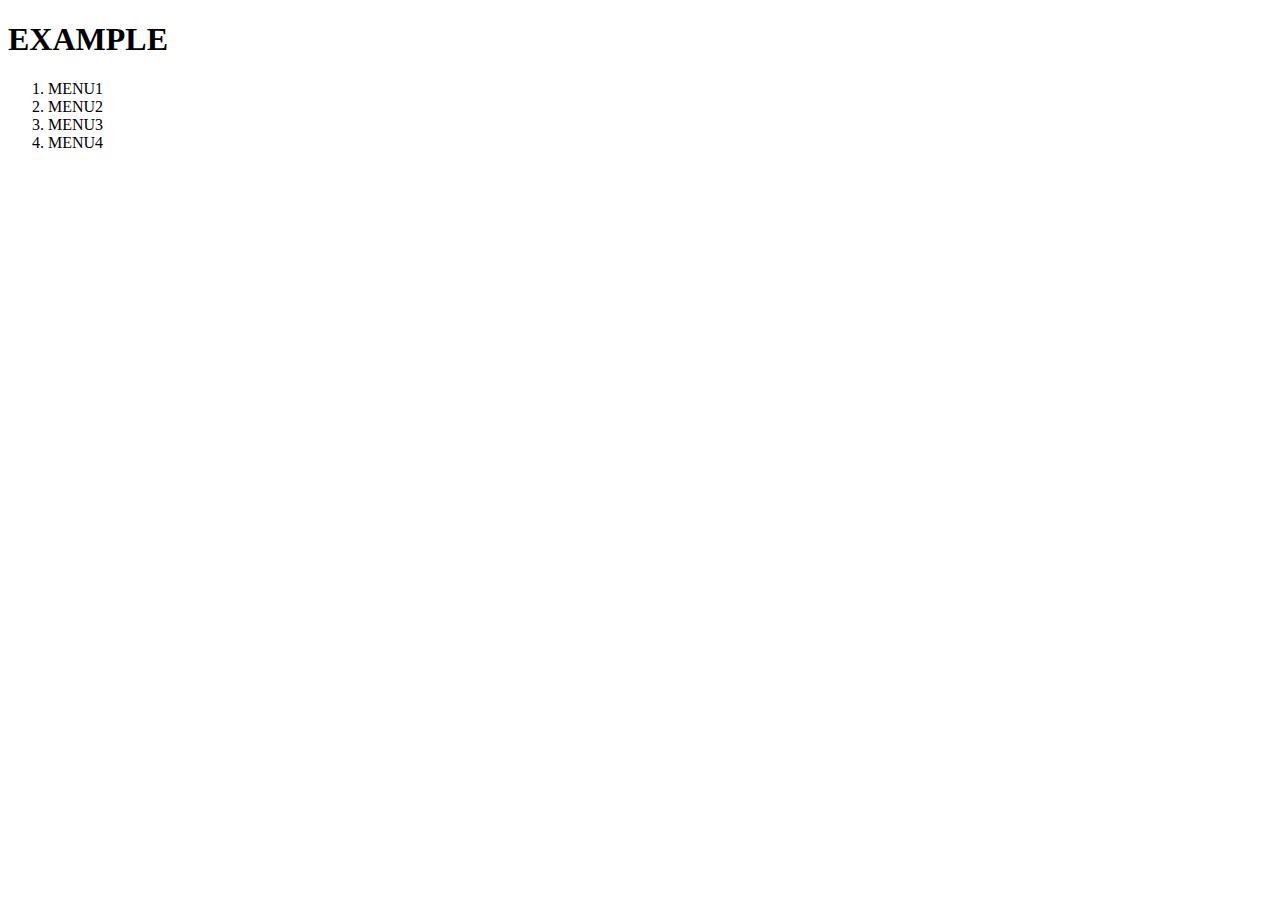
<file: htmlcss5/htmlcss5確認問題/index.html>
<!DOCTYPE html>
<html lang="ja">
    <head>
        <meta charset="UTF-8"/>
        <title></title>
    </head>

    <body>
        <header class="headline">
            <h1>EXAMPLE</h1>
            <nav class="nav">
                <ol class="list">
                    <li class="list-item">MENU1</li>
                    <li class="list-item">MENU2</li>
                    <li class="list-item">MENU3</li>
                    <li class="list-item">MENU4</li>
                </ol>
            </nav>
        </header>
    
    </body>

    <footer>

    </footer>
</html>
</file>
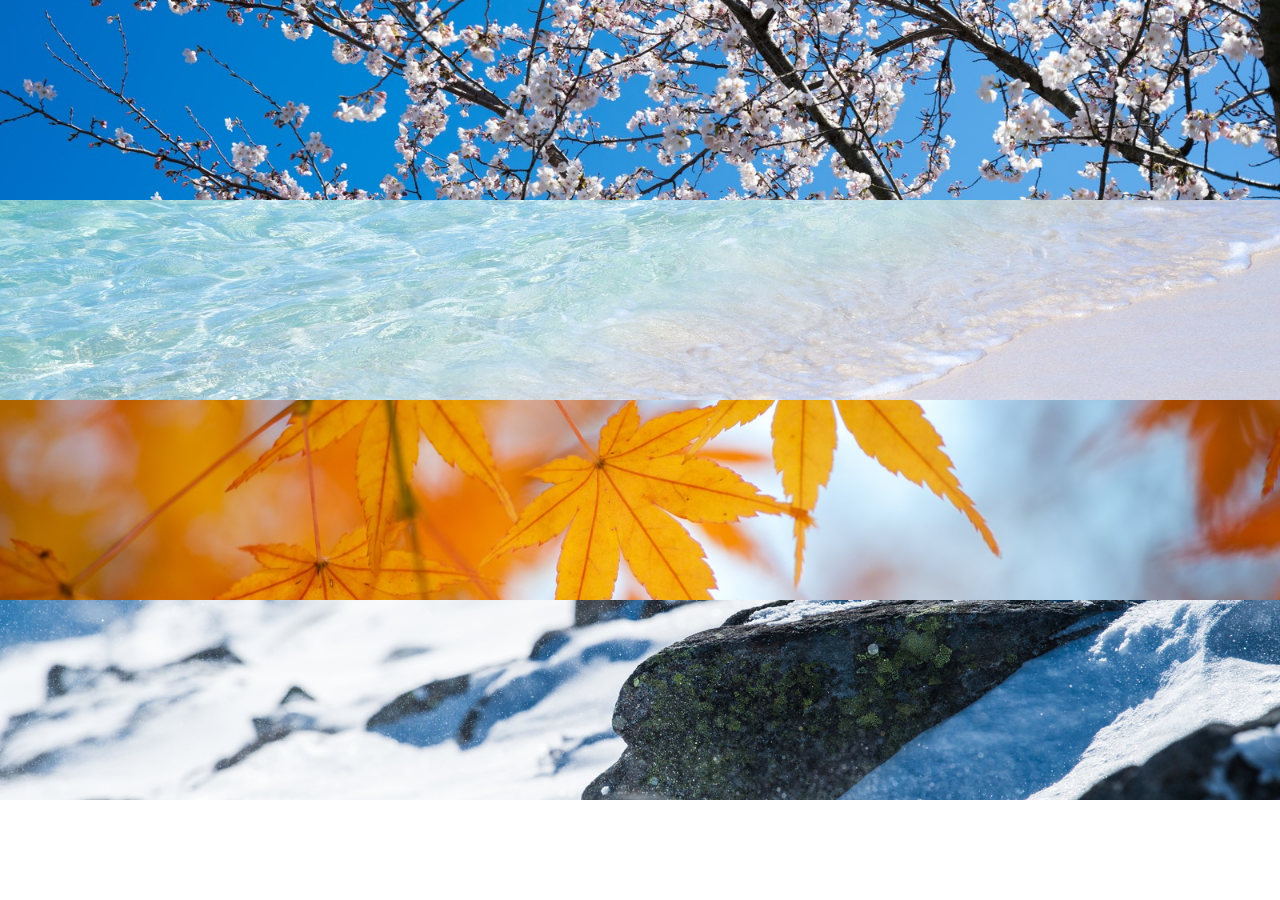
<file: htmlcss6/1-6演習問題/index.html>
<!DOCTYPE html>
<html lang="ja">
    <head>
        <meta charset="UTF-8">
        <title>６章演習問題</title>
        <link rel="stylesheet" href="style.css"/>
    </head>
    <body>
        <div class="box1"></div>
        <div class="box2"></div>
        <div class="box3"></div>
        <div class="box4"></div>
    </body>
</html>
</file>
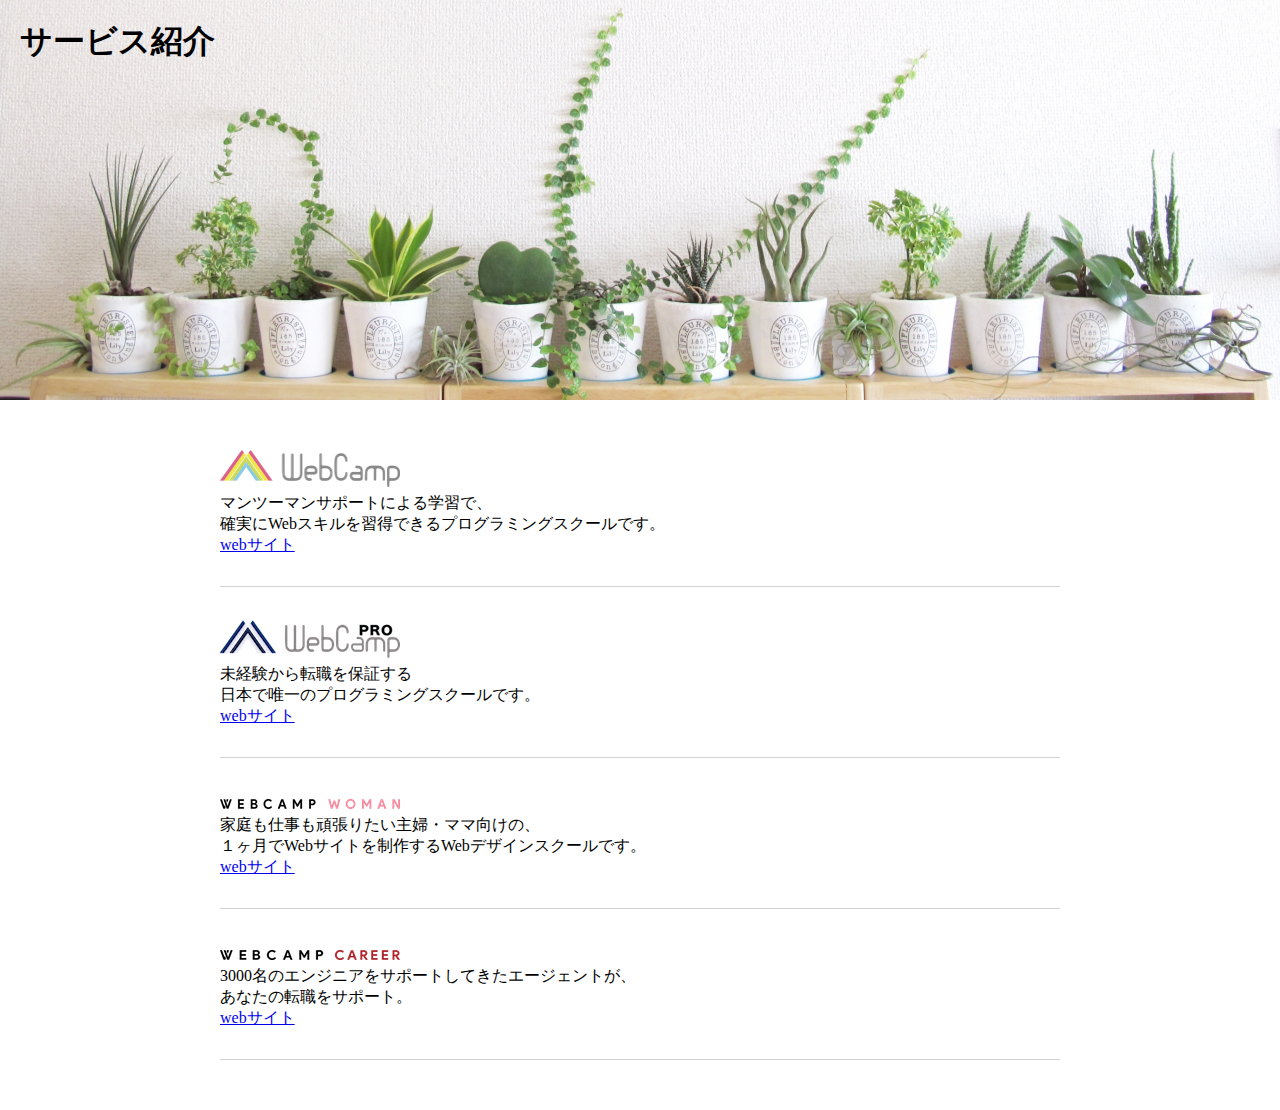
<file: htmlcss7/1-7演習問題/index.html>
<!DOCTYPE html>
<html lang="ja">
    <head>
        <meta charset="UTF-8">
        <title>7章 演習問題</title>
        <link rel="stylesheet" href="style.css">
    </head>

    <body>
      <section class="main-visual">
          <h1 class="headline">サービス紹介</h1>
      </section>
      <main>
        <section class="service1">
            <h2>
                <img src="img/wc-logo.png">
            </h2>
            <p>
            マンツーマンサポートによる学習で、<br>
            確実にWebスキルを習得できるプログラミングスクールです。
            </p>
            <a href="https://web-camp.io/">webサイト</a>
        </section>
        <section class="service2">
            <h2>
                <img src="img/wcp-logo.png">
            </h2>
            <p>
            未経験から転職を保証する<br>
            日本で唯一のプログラミングスクールです。
            </p>
            <a href="https://web-camp.io/pro/">webサイト</a>
        </section>
        <section class="service3">
            <h2>
                <img src="img/wcw-logo.png">
            </h2>
            <p>
            家庭も仕事も頑張りたい主婦・ママ向けの、<br>
            １ヶ月でWebサイトを制作するWebデザインスクールです。
            </p>
            <a href="https://web-camp.io/">webサイト</a>
        </section>
        <section class="service4">
            <h2>
                <img src="img/wcc-logo.png">
            </h2>
            <p>
            3000名のエンジニアをサポートしてきたエージェントが、<br>
            あなたの転職をサポート。
            </p>
            <a href="http://web-camp.io/career/">webサイト</a>
        </section>
      </main>
    </body>
</html>
</file>
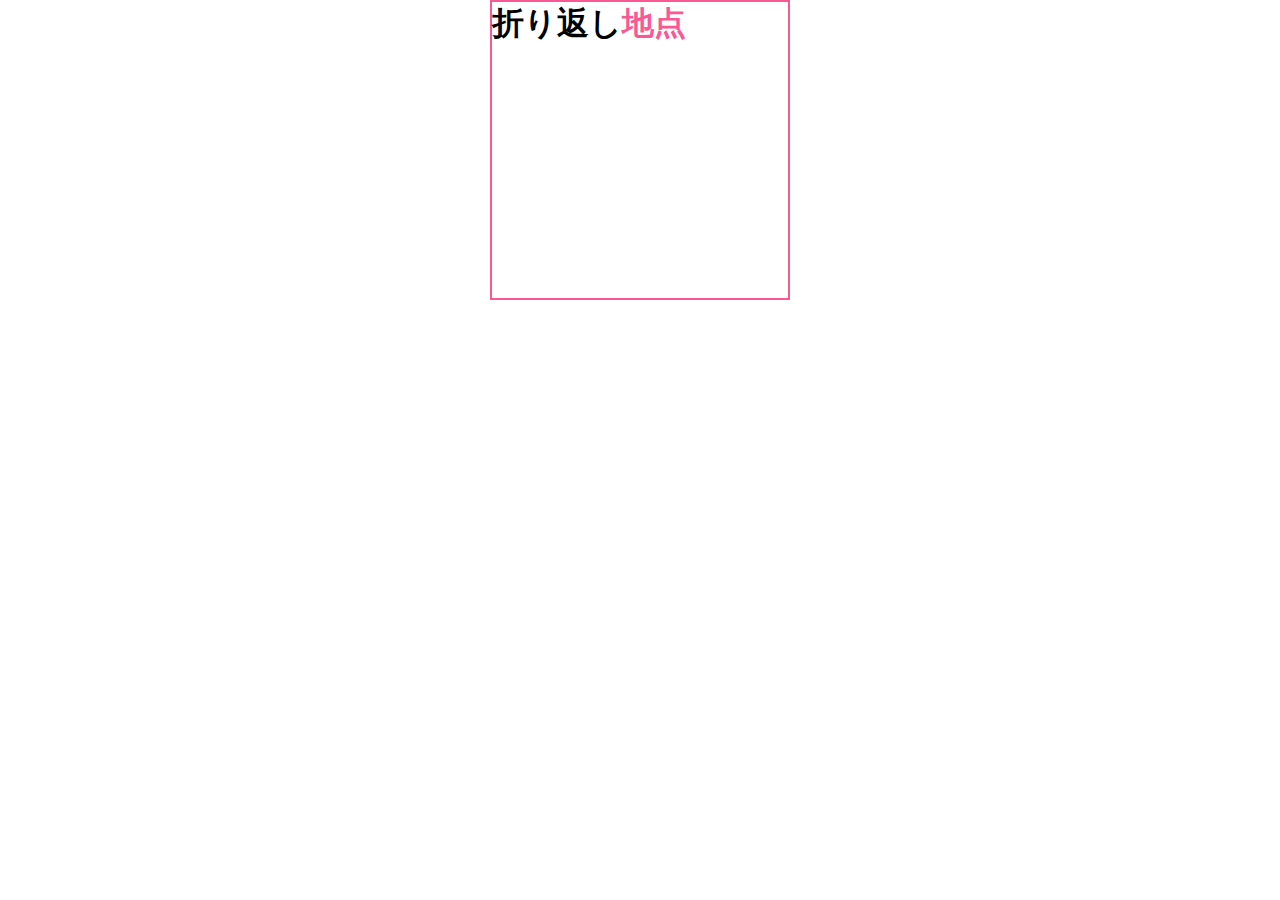
<file: htmlcss7/1-7確認問題/index.html>
<!DOCTYPE html>
<html lang="ja">
    <head>
        <meta charset="UTF-8">
        <title>７章確認問題</title>
        <link rel="stylesheet" href="style.css">
    </head>

    <body>
        <section>
            <h1>折り返し<span>地点</span></h1>
        </section>
    </body>
</html>
</file>
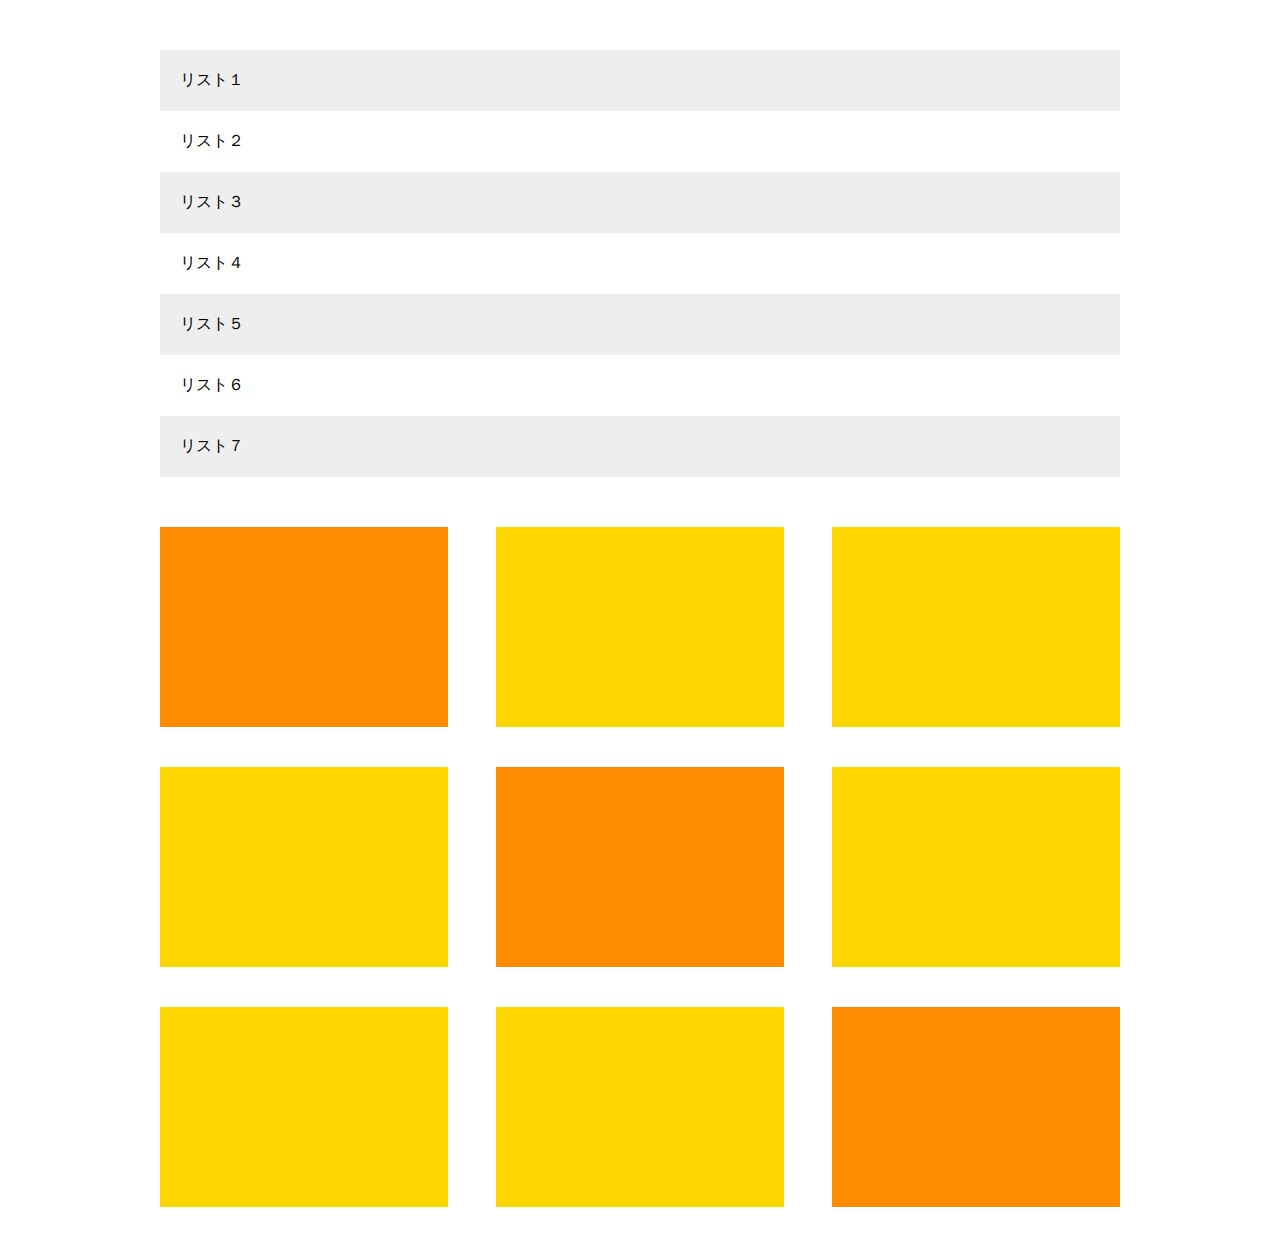
<file: htmlcss8/1-8演習問題/index.html>
<!DOCTYPE html>
<html lang="ja">
    <head>
        <meta charset="UTF-8">
        <title>８章演習問題</title>
        <link rel="stylesheet" href="style.css">
    </head>

    <body>
        <main>
            <ul class="item-list">
                <li class="item">リスト１</li>
                <li class="item">リスト２</li>
                <li class="item">リスト３</li>
                <li class="item">リスト４</li>
                <li class="item">リスト５</li>
                <li class="item">リスト６</li>
                <li class="item">リスト７</li>
            </ul>
            <div class="box-list">
                <div class="box"></div>
                <div class="box"></div>
                <div class="box"></div>
                <div class="box"></div>
                <div class="box"></div>
                <div class="box"></div>
                <div class="box"></div>
                <div class="box"></div>
                <div class="box"></div>
            </div>
            
        </main>
    </body>
    <footer>

    </footer>
</html>
</file>
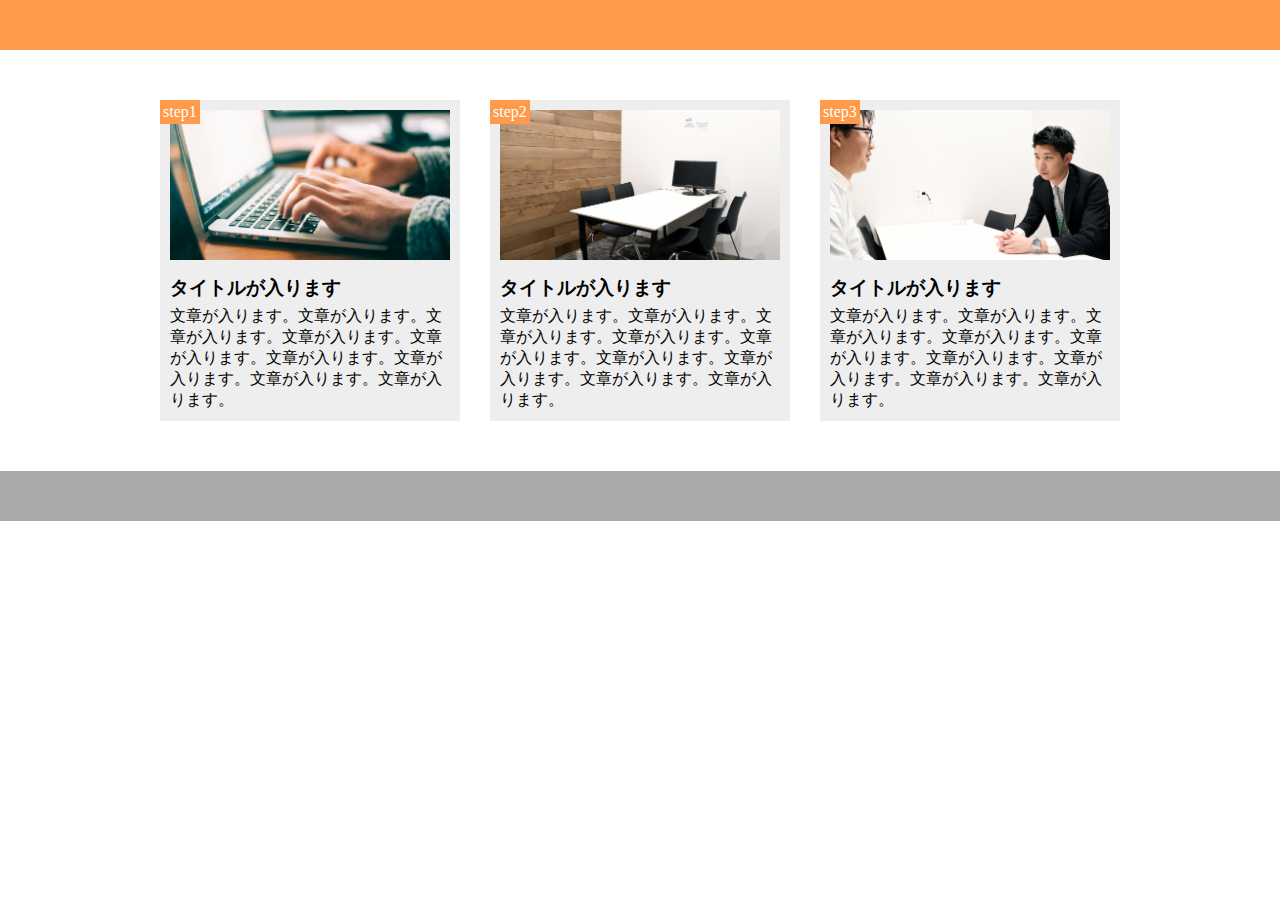
<file: htmlcss9/1-9演習問題/index.html>
<!DOCTYPE html>
<html lang="ja">
    <head>
        <meta charset="UTF-8">
        <title>9章演習問題</title>
        <link rel="stylesheet" href="style.css">
    </head>
    <body>
        <header></header>
        <main>
            <div class="step-box">
                <div class="step-img1"></div>
                <span class="step-num">step1</span>
                <h3 class="title">タイトルが入ります</h3>
                <p class="text"> 文章が入ります。文章が入ります。文章が入ります。文章が入ります。文章が入ります。文章が入ります。文章が入ります。文章が入ります。文章が入ります。</p>
            </div>
            <div class="step-box">
                <div class="step-img2"></div>
                <span class="step-num">step2</span>
                <h3 class="title">タイトルが入ります</h3>
                <p class="text"> 文章が入ります。文章が入ります。文章が入ります。文章が入ります。文章が入ります。文章が入ります。文章が入ります。文章が入ります。文章が入ります。</p>
            </div>
            <div class="step-box">
                <div class="step-img3"></div>
                <span class="step-num">step3</span>
                <h3 class="title">タイトルが入ります</h3>
                <p class="text"> 文章が入ります。文章が入ります。文章が入ります。文章が入ります。文章が入ります。文章が入ります。文章が入ります。文章が入ります。文章が入ります。</p>
            </div>
        </main>
        <footer></footer>
    </body>
</html>
</file>
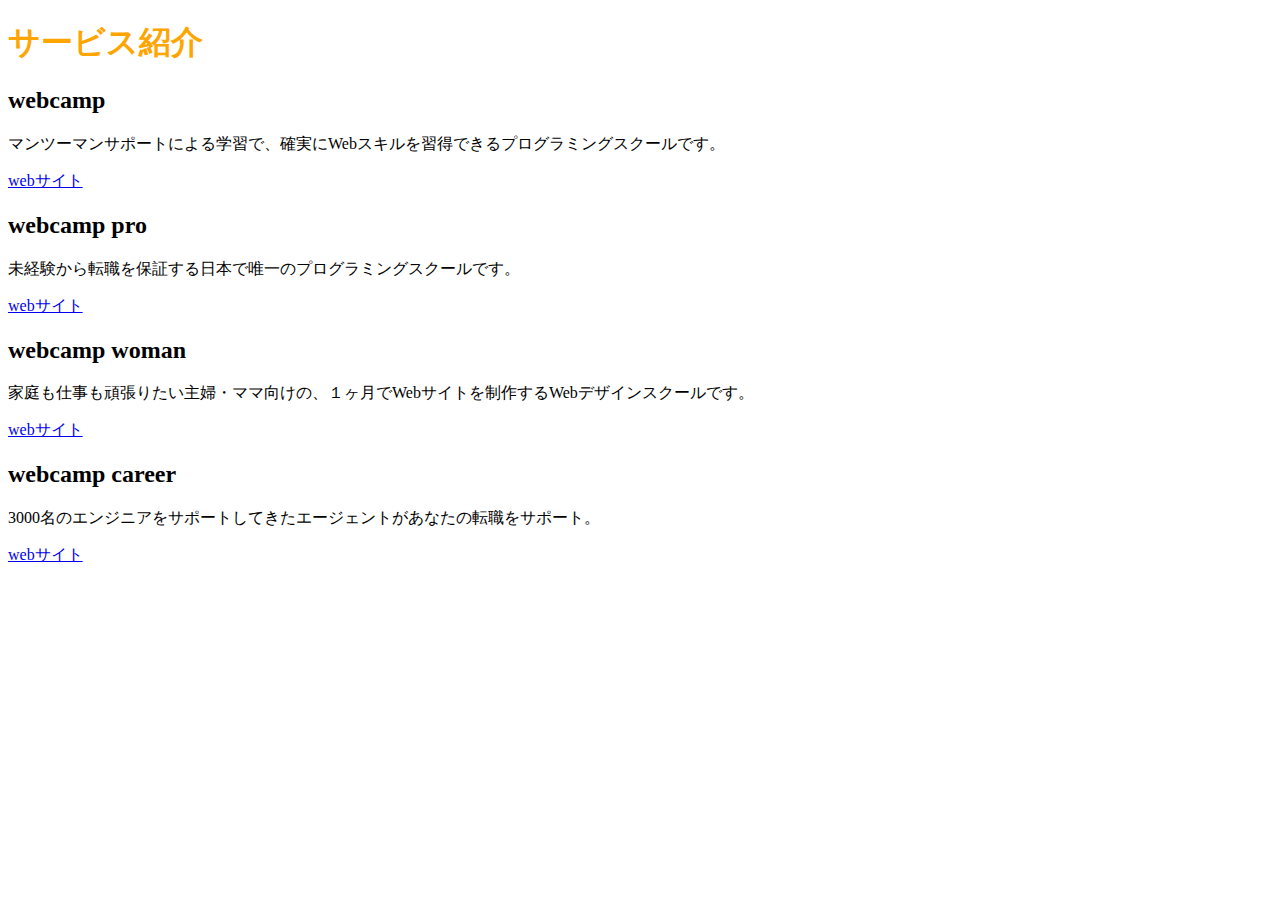
<file: htmlcss2/htmlcss2確認問題.html>
<!DOCTYPE html>
<html lang="ja">
    <head>
        <meta charset="UTF-8"/>
        <title></title>
        <link rel="stylesheet" href="style.css"/>

    </head>
    <body>
        <h1>サービス紹介</h1>

        <h2>webcamp</h2>
        <p>マンツーマンサポートによる学習で、確実にWebスキルを習得できるプログラミングスクールです。</p>
        <a href="https://web-camp.io/">webサイト</a>

        <h2>webcamp pro</h2>
        <p>未経験から転職を保証する日本で唯一のプログラミングスクールです。</p>
        <a href="https://web-camp.io/pro/">webサイト</a>

        <h2>webcamp woman</h2>
        <p>家庭も仕事も頑張りたい主婦・ママ向けの、１ヶ月でWebサイトを制作するWebデザインスクールです。</p>
        <a href="https://web-camp.io/">webサイト</a>

        <h2>webcamp career</h2>
        <p>3000名のエンジニアをサポートしてきたエージェントがあなたの転職をサポート。</p>
        <a href="https://web-camp.io/">webサイト</a>
    </body>

</html>
</file>
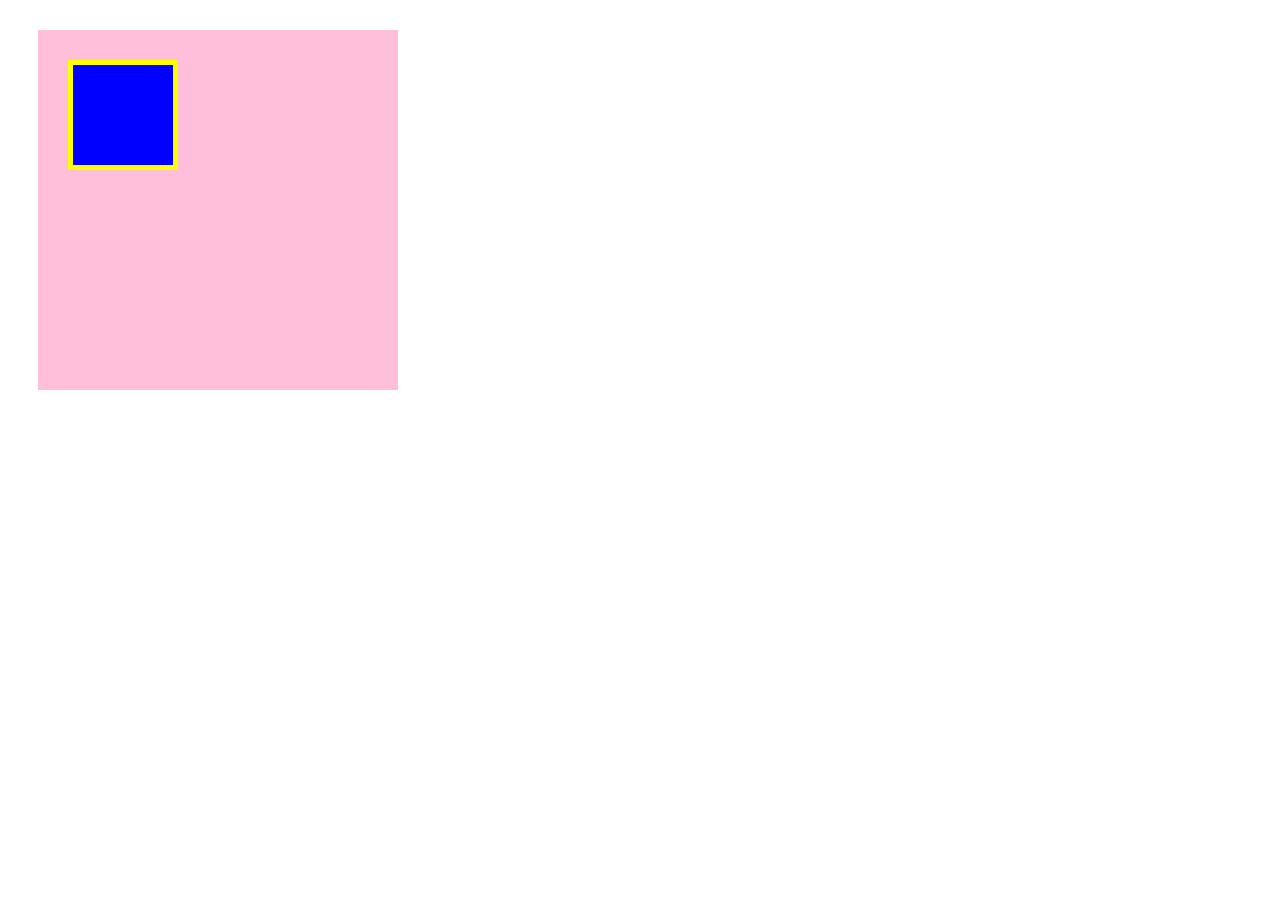
<file: htmlcss3/box/box.html>
<!DOCTYPE html>
<html lang="ja">
    <head>
        <meta charset="UTF-8"/>
        <link rel="stylesheet" href="box.css"/>
        <title>BOX</title>
    </head>

    <body>
        <div class="box1">
            <div class="box2"></div>
        </div>
    </body>
</html>
</file>
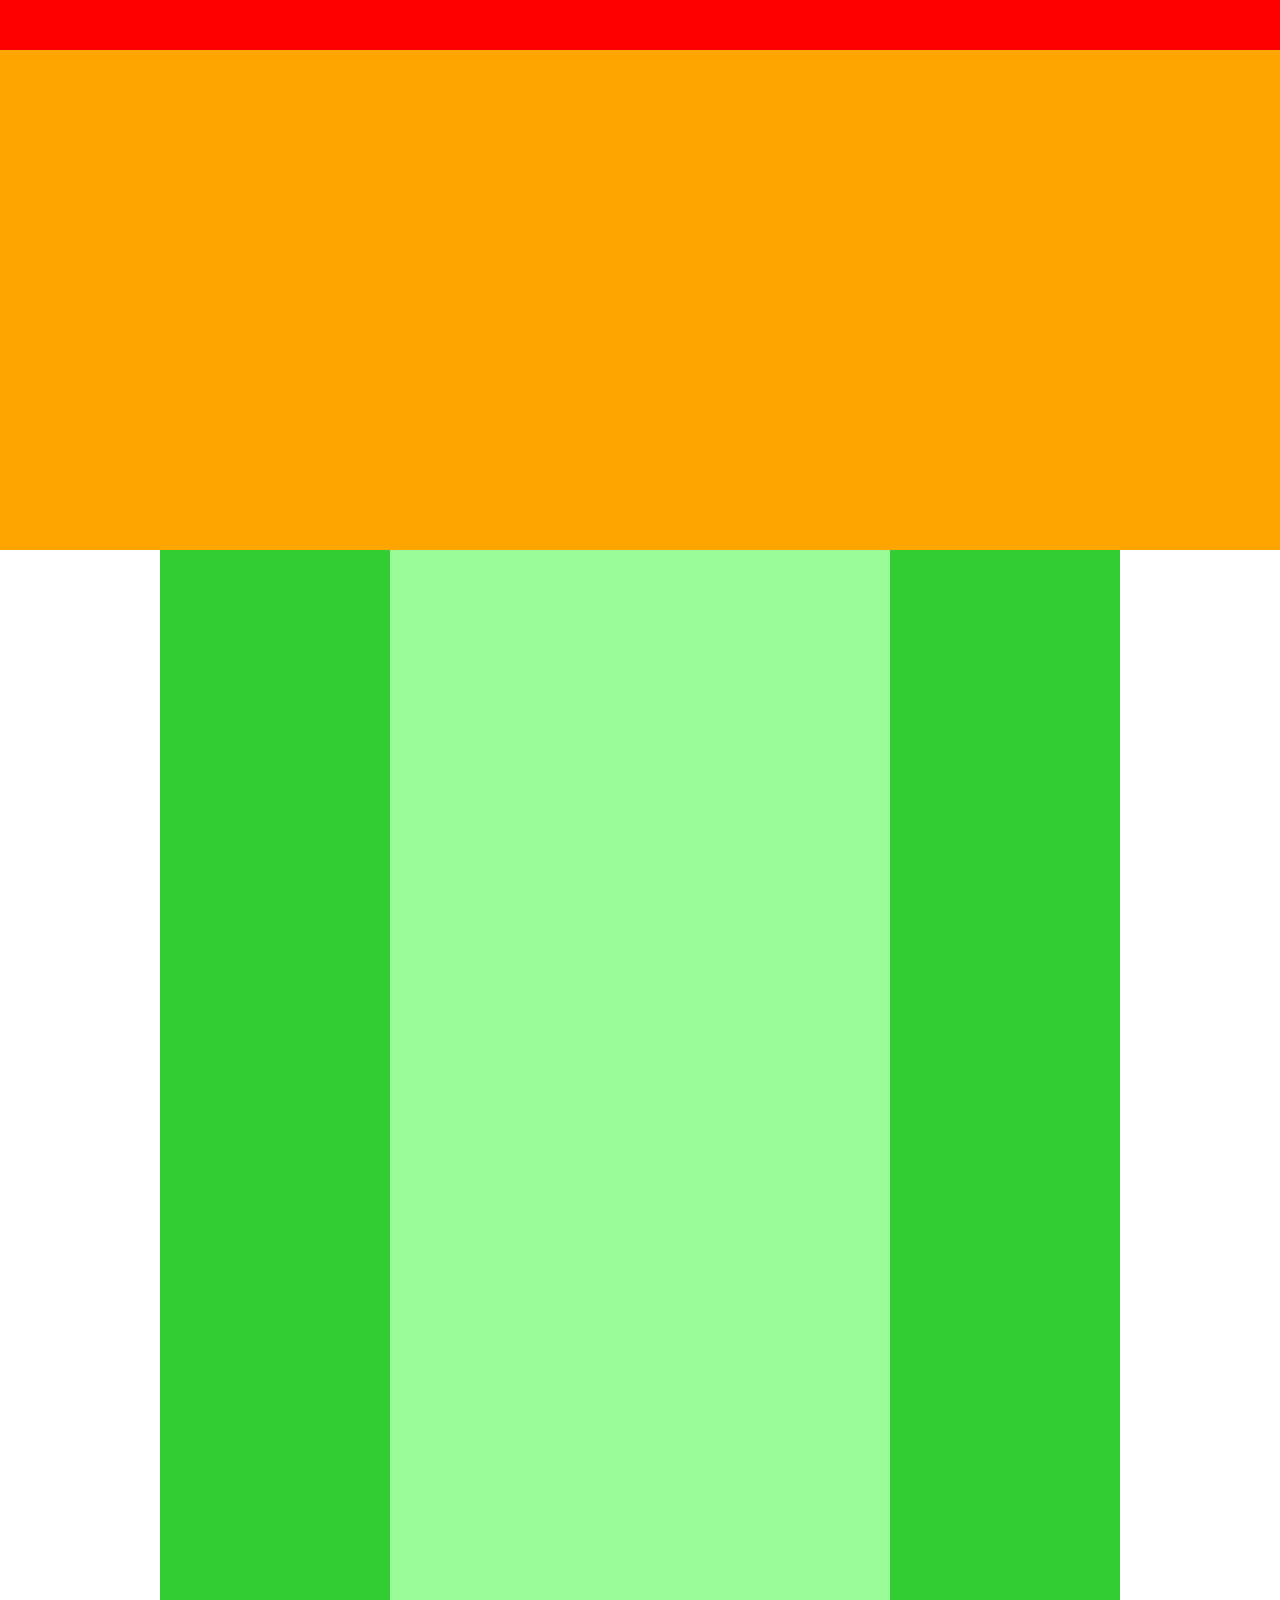
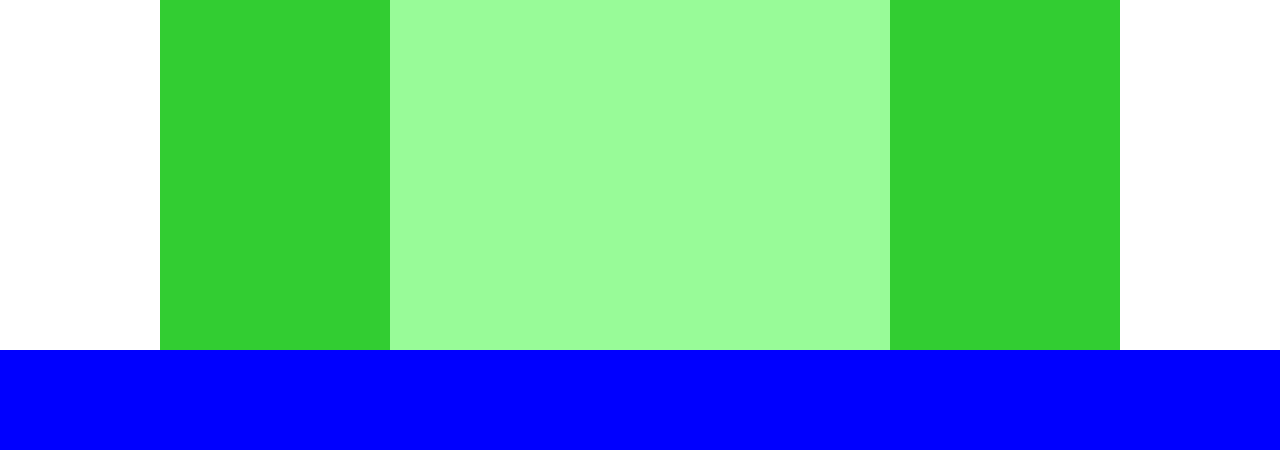
<file: htmlcss4/1-4演習問題/task.html>
<!DOCTYPE html>
<html lang="ja">
    <head>
        <meta chaeset="UTF-8"/>
        <title>task</title>
        <link rel="stylesheet" href="task.css"/>
    </head>

    <body>
        <div class="header"></div>
        <div class="main-visual"></div>
        <div class="main">
            <div class="sideber-left"></div>
            <div class="blog"></div>
            <div class="sideber-right"></div>
        </div>
        <div class="footer"></div>
    </body>
</html>
</file>
<file: htmlcss6/1-6演習問題/style.css>
* {
    padding: 0;
    margin: 0 auto;
    box-sizing: border-box;
}

.box1 {
    background-image: url(img/box1.jpg);
    background-position: center;
    background-size: cover;
    height: 200px;
}

.box2 {
    background-image: url(img/box2.jpg);
    background-position: center;
    background-size: cover;
    height: 200px;
}

.box3 {
    background-image: url(img/box3.jpg);
    background-position: center;
    background-size: cover;
    height: 200px;
}

.box4 {
    background-image: url(img/box4.jpg);
    background-position: center;
    background-size: cover;
    height: 200px;
}
</file>
<file: htmlcss7/1-7演習問題/style.css>
* {
    padding: 0;
    margin: 0 auto;
    box-sizing: border-box;
}

.headline {
    padding: 20px;
}

.main-visual {
    width: 100%;
    height: 400px;
    background-image: url(img/mv.jpg);
    background-size: cover;
    background-position: bottom;
}

main {
    width: 840px;
    margin: 50px auto;
}

.service1 {
    padding-bottom: 30px;
    border-bottom: 1px solid #d1d1d1;
    margin-bottom: 30px;
}

.service2 {
    padding-bottom: 30px;
    border-bottom: 1px solid #d1d1d1;
    margin-bottom: 30px;
}

.service3 {
    padding-bottom: 30px;
    border-bottom: 1px solid #d1d1d1;
    margin-bottom: 30px;
}

.service4 {
    padding-bottom: 30px;
    border-bottom: 1px solid #d1d1d1;
    margin-bottom: 30px;
}
</file>
<file: htmlcss7/1-7確認問題/style.css>
* {
    padding: 0;
    margin: 0 auto;
    box-sizing: border-box;
}

section {
    width: 300px;
    height: 300px;
    border: 2px solid #fa5893;
}

span {
    color: #fa5893;
}
</file>
<file: htmlcss8/1-8演習問題/style.css>
* {
    margin: 0;
    padding: 0;
    box-sizing: border-box;
}

main {
    margin: 50px auto;
    width: 960px;
}

.item-list {
    margin-bottom: 50px;
}

.item:nth-child(odd) {
    background-color: #eee;
}

.item {
    padding: 20px;
    list-style: none;
}

.box-list {
    display: flex;
    flex-wrap: wrap;
}

.box:first-child, .box:nth-child(5),
.box:last-child {
    background-color: #ff8c00;
}

.box {
    background-color: #ffd700;
    width: 30%;
    height: 200px;
    margin-right: 5%;
    margin-bottom:40px;
}

.box:nth-child(3n) {
    margin-right: 0;
}

.box:nth-last-child(-n + 3) {
    margin-bottom: 0;
}
</file>
<file: htmlcss9/1-9演習問題/style.css>
* {
    padding: 0;
    margin: 0;
    box-sizing: border-box;
}

header {
    background-color: #ff9a4b;
    height: 50px;
}

main {
    width: 960px;
    margin: 50px auto;
    display: flex;
}

.step-box {
    margin-right: 30px;
    background-color: #EEE;
    width: 300px;
    position: relative;
    padding: 10px;
}

.step-box:last-child {
    margin-right: 0;
}

.step-img1 {
    height: 150px;
    background-image: url(img/flow01.png);
    background-size: cover;
    background-position: bottom;
}

.step-img2 {
    height: 150px;
    background-image: url(img/flow02.png);
    background-size: cover;
    background-position: bottom;
}

.step-img3 {
    height: 150px;
    background-image: url(img/flow03.png);
    background-size: cover;
    background-position: bottom;
}

.step-num {
    background-color: #ff9a4b;
    padding: 3px;
    position: absolute;
    top: 0;
    left: 0;
    color: #fff;
}

.title {
    margin: 15px 0 5px;
}


footer {
    background-color: #aaa;
    height: 50px
}
</file>
<file: htmlcss2/style.css>
h1 {
    color: orange;
}
</file>
<file: htmlcss3/box/box.css>
.box1 {
    width: 300px;
    height: 300px;
    background-color: #FFBEDA;
    margin: 30px;
    padding: 30px;
}

.box2 {
    width: 100px;
    height: 100px;
    background-color: blue;
    border: 5px solid yellow;
}
</file>
<file: htmlcss4/1-4演習問題/task.css>
* {
    margin: 0;
    padding: 0;
    box-sizing: border-box;
}

.header {
    width: 100%;
    height: 50px;
    background-color: red;
}

.main-visual {
    width: 100%;
    height: 500px;
    background-color: orange;
}

.main {
    width: 960px;
    margin: 0 auto;
    height: 1400px;
    background-color: limegreen;
    display: flex;
    justify-content: center;
}

.sideber-left {
    width: 230px;
    height: 1400px;
}

.blog {
    width: 500px;
    height: 1400px;
    background-color: palegreen;
}

.sideber-right {
    width: 230px;
    height: 1400px;
    background-color: limegreen;
}

.footer {
    width: 100%;
    height: 100px;
    background-color: blue;
}
</file>
